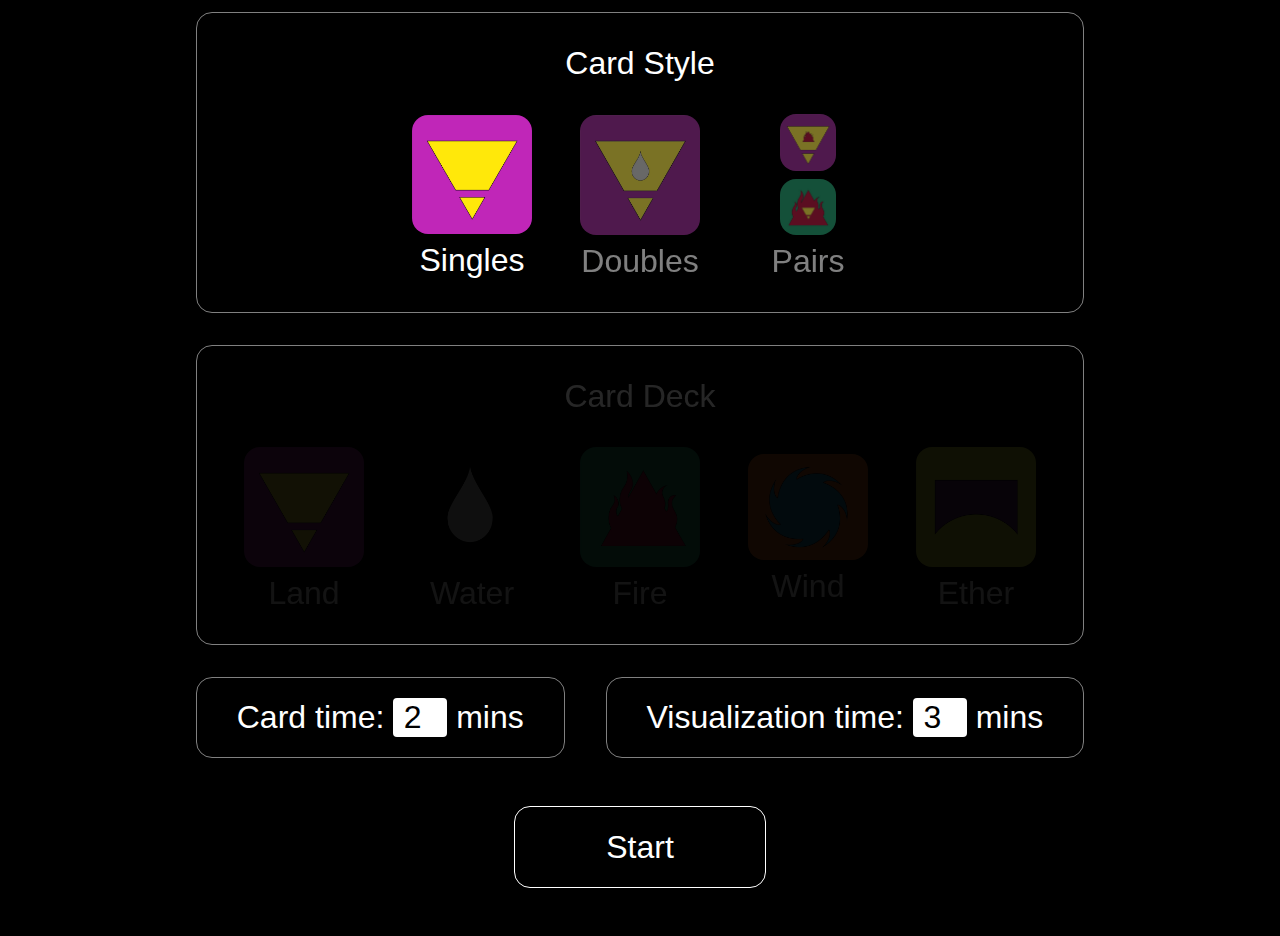
<file: index.html>
<!DOCTYPE html>
<html>
<head>
  <style>
    body {
      overflow: hidden;
      background-color: black;
      font-family: sans-serif;
      font-size: 2rem;
      color: white;
      margin: 0;
    }

    .wrap {
      width: 100vw;
      height: 100vh;
      /* padding: 3%; */
      text-align: center;
      position: relative;
      box-sizing: border-box;
    }

    .black {
      width: 100%;
      height: 100%;
      background-color: black;
      background-repeat: no-repeat;
      background-position: center;
      background-size: contain;
      display: flex;
      justify-content: center;
      align-items: center;
    }

    .controls {
      padding: 3rem;
    }

    .radio-buttons {
      display: flex;
      gap: 3rem;
      justify-content: center;
      align-items: center;
      color: white;
      margin-top: 2rem;
      margin-bottom: 2rem;
      cursor: pointer;
    }

    .radio-buttons * {
      flex: 1;
    }

    .hidden {
      opacity: 0.15;
      pointer-events: none;
    }

    .button {
      width: 250px;
      height: 5rem;
      line-height: 5rem;
      border: 1px solid white;
      border-radius: 1rem;
      margin: 0 auto;
      cursor: pointer;
    }

    .radio {
      max-width: 120px;
    }

    .radio:not(.selected) {
      filter: opacity(0.5) grayscale(0.3);
    }

    .radio img {
      width: 100%;
      border-radius: 1rem;
      pointer-events: none;
    }

    .radio.small-img img {
      width: 47%;
    }

    .card-time {
      margin-bottom: 1rem;
    }

    .card-time div {
      padding: 20px 40px;
      display: inline-block;
    }

    .card-time div + div {
      margin-left: 2rem;
    }

    .card-time input {
      width: 50px;
      font-size: inherit;
      border-radius: 4px;
      border: none;
      text-align: center;
    }

    .group {
      border: 1px solid rgba(255,255,255,0.5);
      border-radius: 1rem;
      margin-bottom: 2rem;
      padding-top: 2rem;
    }

  </style>
</head>
<body>
  <div class="wrap">
    <div class="black">
      <div class="controls">
        <div class="group">
          <div>Card Style</div>
          <div class="radio-buttons count">
            <div class="radio selected" data-id="s">
              <img src="imgs/land.jpg" />
              <div class="label">Singles</div>
            </div>
            <div class="radio" data-id="d">
              <img src="imgs/land-water.jpeg" />
              <div class="label">Doubles</div>
            </div>
            <div class="radio small-img" data-id="p">
              <img src="imgs/land-fire.jpeg" />
              <img src="imgs/fire-land.jpeg" />
              <div class="label">Pairs</div>
            </div>
          </div>
        </div>

        <div class="group">
          <div class="hidden" id="select-deck">
            <div>Card Deck</div>
            <div class="radio-buttons deck">
              <div class="radio" data-id="land">
                <img src="imgs/land.jpg" />
                <div class="label">Land</div>                
              </div>
              <div class="radio" data-id="water">
                <img src="imgs/water.jpg" />
                <div class="label">Water</div>
              </div>
              <div class="radio" data-id="fire">
                <img src="imgs/fire.jpg" />
                <div class="label">Fire</div>
              </div>
              <div class="radio" data-id="wind">
                <img src="imgs/wind.jpg" />
                <div class="label">Wind</div>
              </div>
              <div class="radio" data-id="ether">
                <img src="imgs/ether.jpg" />
                <div class="label">Ether</div>
              </div>
            </div>
          </div>
        </div>

        <div class="card-time">
          <div class="group">Card time: <input type="number" id="cardTime" min="1" max="60" /> mins</div>
          <div class="group">Visualization time: <input type="number" id="vizTime" min="1" max="60" /> mins</div>
        </div>
        <div class="button" onclick="start()">Start</div>
      </div>
    </div>
  </div>

  <script>
    let cardTime = 120000;
    let blackTime = 180000;
    const bellTime = 2000;

    let audio = null;

    var segments = [];
    const singles = [ 'imgs/land.jpg', 'imgs/water.jpg', 'imgs/fire.jpg', 'imgs/wind.jpg', 'imgs/ether.jpg' ];
    const decks = {
      land: { i: 'imgs/land.jpg', c: [ 'imgs/land.jpg', 'imgs/land-water.jpeg', 'imgs/land-fire.jpeg', 'imgs/land-wind.jpeg', 'imgs/land-ether.jpeg' ] },
      water: { i: 'imgs/water.jpg', c: [ 'imgs/water.jpg', 'imgs/water-land.jpeg', 'imgs/water-fire.jpeg', 'imgs/water-wind.jpeg', 'imgs/water-ether.jpeg' ] },
      fire: { i: 'imgs/fire.jpg', c: [ 'imgs/fire.jpg', 'imgs/fire-land.jpeg', 'imgs/fire-water.jpeg', 'imgs/fire-wind.jpeg', 'imgs/fire-ether.jpeg' ] },
      wind: { i: 'imgs/wind.jpg', c: [ 'imgs/wind.jpg', 'imgs/wind-land.jpeg', 'imgs/wind-water.jpeg', 'imgs/wind-fire.jpeg', 'imgs/wind-ether.jpeg' ] },
      ether: { i: 'imgs/ether.jpg', c: [ 'imgs/ether.jpg', 'imgs/ether-land.jpeg', 'imgs/ether-water.jpeg', 'imgs/ether-fire.jpeg', 'imgs/ether-wind.jpeg' ] },
    };

    function start() {
      if (typeChosen !== 'p' || pairChosen.length === 2) {
        audio = new Audio();
        audio.autoplay = true;
        playSilent();

        cardTime = document.querySelector('#cardTime').value * 60000;
        blackTime = document.querySelector('#vizTime').value * 60000;

        const el = document.querySelector('.controls');
        document.querySelector('.black').removeChild(el);
        buildSegments();
        next();
      }
    }

    function buildSegments() {
      if (typeChosen !== 'p') {
        const images = typeChosen === 's' ? singles : decks[deckChosen].c;

        images.forEach(img => {
          segments.push({ i: img, t: cardTime });
          segments.push({ t: blackTime, b: true });
        });

        segments.push({ i: 'imgs/commun.jpg', t: cardTime });
        segments.push({ t: blackTime, b: true });
        segments.push({ done: true });
      } else {
        segments.push({ i: `imgs/${pairChosen[0]}-${pairChosen[1]}.jpeg`, t: cardTime });
        segments.push({ t: blackTime, b: true });
        segments.push({ i: `imgs/${pairChosen[1]}-${pairChosen[0]}.jpeg`, t: cardTime });
        segments.push({ t: blackTime, b: true });
      }
    }

    function next() {
      const el = document.querySelector('.black');
      const s = segments.shift();

      el.style.backgroundImage = s.i ? `url(${s.i})` : null;

      s.t && setTimeout(() => next(), s.t);
      s.b && setTimeout(() => playChime(), s.t - 1000);
      s.done && window.location.reload();
    }

    function playSilent() {
      audio.src = '[data-uri]';
    }

    function playChime() {
      audio.src = 'sounds/bell.mp3';

      setTimeout(() => playSilent(), bellTime);
    }

    function updateSelectedDeck() {
      deckButtons.forEach( btn => btn.classList.remove('selected') );

      if (typeChosen === 'd') {
        selectDeck.querySelector(`.radio[data-id=${deckChosen}]`).classList.add('selected');
      } else if (typeChosen === 'p') {
        if (pairChosen[0]) {
          selectDeck.querySelector(`.radio[data-id=${pairChosen[0]}]`).classList.add('selected');
          if (pairChosen[1]) {
            selectDeck.querySelector(`.radio[data-id=${pairChosen[1]}]`).classList.add('selected');
          }
        }
      }
    }

    function updateButtonState() {

    }

    const countButtons = document.querySelectorAll('.radio-buttons.count .radio')
    const deckButtons = document.querySelectorAll('.radio-buttons.deck .radio');
    const selectDeck = document.querySelector('#select-deck');

    let typeChosen = 's';
    let deckChosen = 'land';
    let pairChosen = [];

    for (const radioButton of countButtons) {
      radioButton.addEventListener('click', evt => {
        const newVal = evt.target.dataset.id;
        if (newVal !== typeChosen) {
          typeChosen = newVal;
          if (typeChosen === 's') {
            selectDeck.classList.add('hidden');
          } else {
            selectDeck.classList.remove('hidden');
            selectDeck.querySelector('div:first-child').innerText = typeChosen === 'd' ? 'Choose Deck' : 'Choose 2 Cards to Pair';
            updateSelectedDeck();
            updateButtonState();
          }

          countButtons.forEach( btn => btn.classList.remove('selected') );
          evt.target.classList.add('selected');
        }
      });
    }

    for (const radioButton of deckButtons) {
      radioButton.addEventListener('click', evt => {
        const newVal = evt.target.dataset.id;
        if (typeChosen === 'd') {
          if (newVal !== deckChosen) {
            deckChosen = newVal;
          }
        } else if (typeChosen === 'p') {
          const idx = pairChosen.indexOf(newVal);
          if (idx >= 0) {
            pairChosen.splice(idx,1);
          } else if (pairChosen.length < 2) {
            pairChosen.push(newVal);
          }
        }

        updateSelectedDeck();
      });
    }

    document.querySelector('#cardTime').value = cardTime / 60000;
    document.querySelector('#vizTime').value = blackTime / 60000;

  </script>
</body>
</html>
</file>
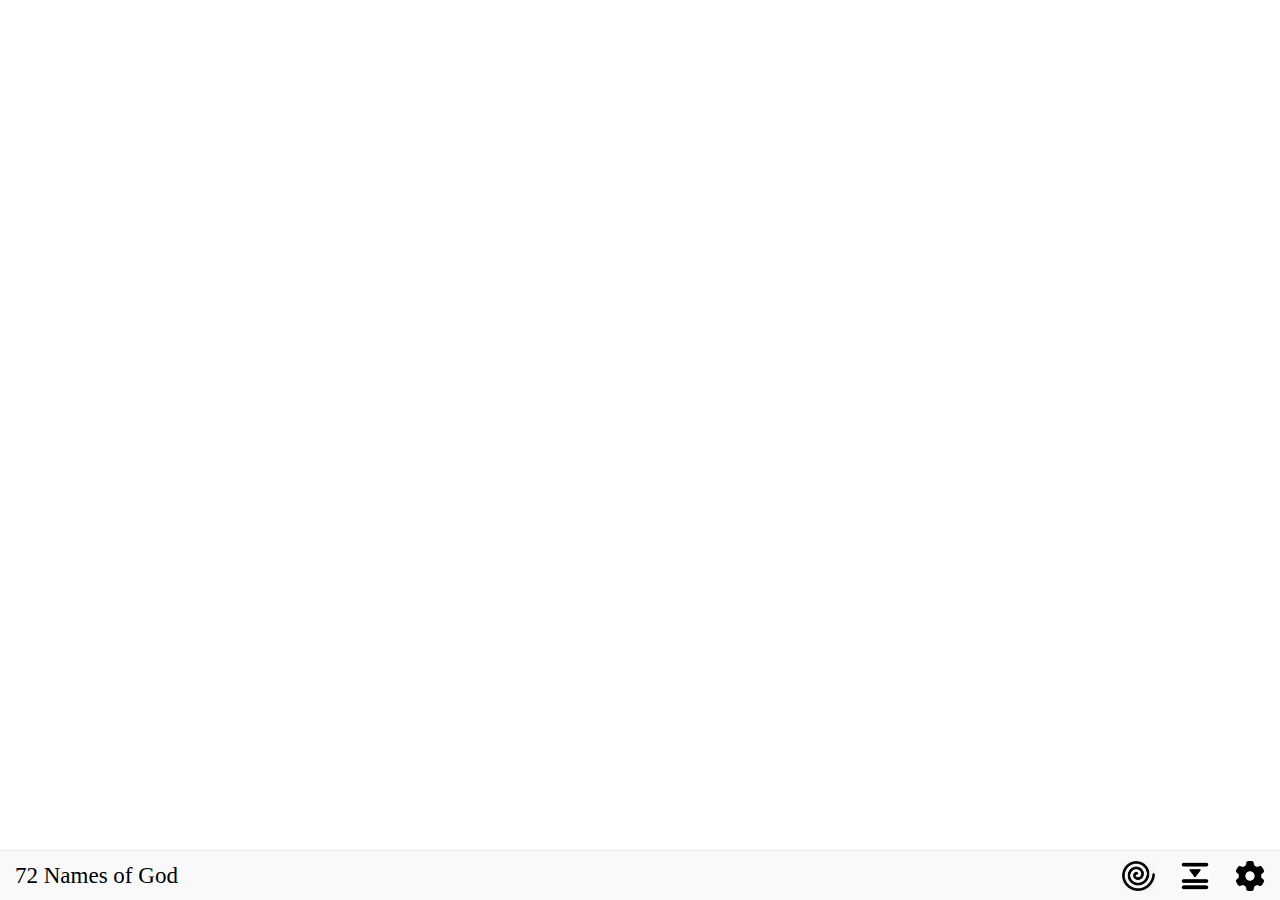
<file: seventy-two/index.html>
<!DOCTYPE html>
<html>
<head>
  <link rel="stylesheet" href="index.css">
  <meta name="viewport" content="viewport-fit=cover, width=device-width, initial-scale=1.0, minimum-scale=1.0, maximum-scale=1.0, user-scalable=no">
  <meta charset="utf-8">
</head>
<body>
  <div class="page names">
    <div class="names-table"></div>
  </div>

  <div class="page info hidden">
    <div class="column names">
      <div class="name-meta">
        <div class="name-number"></div>
        <div class="english-name" data-bind="nameEn"></div>
        <div class="name-number" data-bind="id"></div>
      </div>
      <div class="hebrew-name" data-bind="nameHb"></div>
      <div class="name-footnote" data-bind="descriptionEn"></div>
    </div><div class="column description">
      <div class="english-description" data-bind=":meditationEn"></div>
    </div>
  </div>

  <div class="page meditate-time hidden">
    <div>How long do you want to meditate?</div>
    <div><input type="number" value="30" id="meditate-time" /> seconds each</div>
    <div><input type="checkbox" id="meditate-mode" />flashing mode</div>
    <div class="button-bar hidden" id="meditate-frequency">
      <img src="imgs/rabbit.png" />
      <div class="buttons">
        <div class="option" data-value=".33">5</div>
        <div class="option" data-value=".67">4</div>
        <div class="option selected" data-value="1">3</div>
        <div class="option" data-value="2">2</div>
        <div class="option" data-value="3">1</div>
      </div>      
      <img src="imgs/turtle.png" />
    </div>
    <button id="meditate-now">Meditate</button>
  </div>

  <div class="page meditate hidden">
    <div class="meditate-wrap" id="meditate-wrap">
      <div class="hebrew-name" data-bind="nameHb"></div>
    </div>
  </div>

  <div class="page settings hidden">
    <div>Choose a font for display</div>
    <div class="font-wrap">
      <div class="font-button">
        <div class="hebrew-name ash" data-id="ash">ל</div>
        <div>Ashkenaz</div>
      </div>
      <div class="font-button">
        <div class="hebrew-name sef" data-id="sef">ל</div>
        <div>Serafad</div>
      </div>
      <div class="font-button">
        <div class="hebrew-name pal" data-id="pal">א</div>
        <div>Paleo</div>
      </div>
      <div class="font-button">
        <div class="hebrew-name pro" data-id="pro">א</div>
        <div>Proto</div>
      </div>
    </div>
  </div>

  <div class="page study-time hidden">
    <div>
      <div>Which rows do you want to study?</div>
      <div>Starting row: <input type="number" value="1" min="1" max="9" id="study-start" /></div>
      <div>Ending row: <input type="number" value="9" min="1" max="9" id="study-end" /></div>
      <div>How long do you want to see each name?</div>
      <div><input type="number" value="2" id="study-time" /> seconds</div>
      <div>How many times would you like to repeat?</div>
      <div><input type="number" value="2" min="1" max="9" id="study-repeat" /> times</div>
      <button id="study-now">Study</button>
    </div>
  </div>

  <div class="page abk hidden">
    <div class="title-row">
      <div data-bind="dayEn"></div>
      <div class="hebrew-name std" data-bind="dayHb"></div>
    </div>
    <div class="title-row">
      <div></div>
      <div class="hebrew-name ash" data-bind="extraHb"></div>
    </div>
    <div class="image-row">
      <img data-bind="verseImg2" />
      <img data-bind="verseImg" />
    </div>
    <div class="meaning" data-bind="meaningEn"></div>
  </div>

  <div class="footer names">
    <div>72 Names of God</div>
    <img src="imgs/abk/abk_icon.jpg" id="abk" />
    <img src="imgs/rows.jpg" id="study" />
    <img src="imgs/gear-solid.svg" id="settings" />
  </div>
      
  <div class="footer info hidden">
    <img src="imgs/previous.svg" id="previous" />
    <img src="imgs/grid.svg" id="home" />
    <img src="imgs/spa.svg" id="meditate" />
    <img src="imgs/next.svg" id="next" />
  </div>

  <div class="footer back hidden">
    <img src="imgs/back.svg" id="back" />
  </div>

  <script src="data.js"></script>
  <script src="abk.js"></script>
  <script src="index.js"></script>
</body>
</html>
</file>
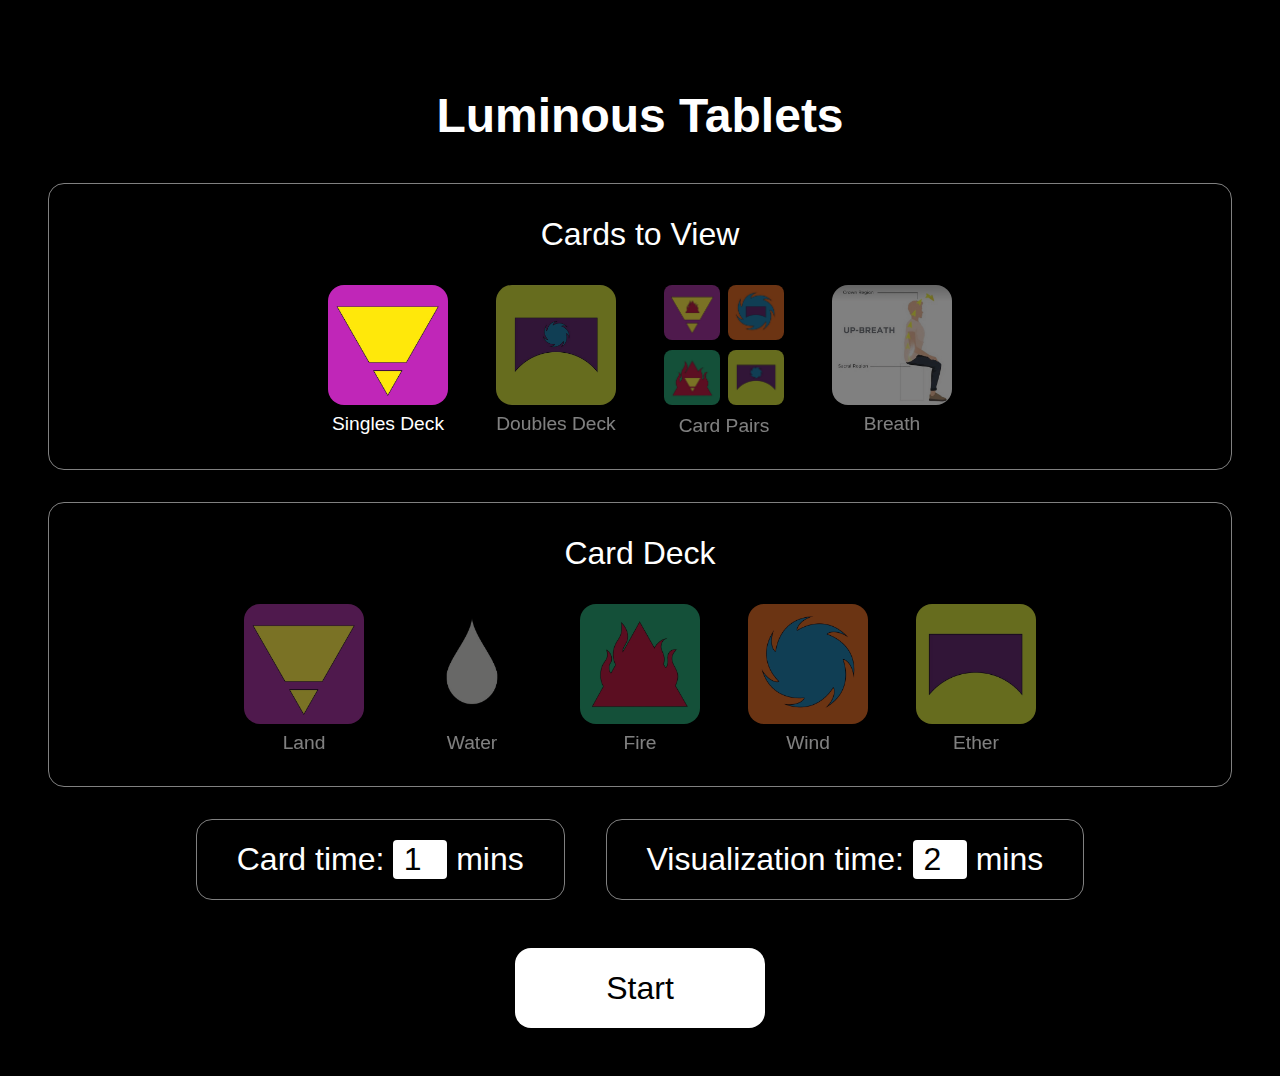
<file: demo.html>
<!DOCTYPE html>
<html>
<head>
  <link rel="stylesheet" href="cards.css">
  <meta name="viewport" content="viewport-fit=cover, width=device-width, initial-scale=1.0, minimum-scale=1.0, maximum-scale=1.0, user-scalable=no">
</head>
<body>
  <div class="wrap">
    <div class="controls">
      <div class="app-title">Luminous Tablets</div>
      <div class="group">
        <div>Cards to View</div>
        <div class="radio-buttons program">
          <div class="radio selected" data-id="s">
            <img src="imgs/square/land-S.jpg" />
            <div class="label">Singles Deck</div>
          </div>
          <div class="radio" data-id="d">
            <img src="imgs/square/ether-wind.jpeg" />
            <div class="label">Doubles Deck</div>
          </div>
          <div class="radio small-img" data-id="p">
            <img src="imgs/square/land-fire.jpeg" />
            <img src="imgs/square/wind-ether.jpeg" />
            <img src="imgs/square/fire-land.jpeg" />
            <img src="imgs/square/ether-wind.jpeg" />
            <div class="label">Card Pairs</div>
          </div>        
          <div class="radio" data-id="b">
            <img src="imgs/breath/breath-tile.jpeg" />
            <div class="label">Breath</div>
          </div>          
        </div>
      </div>

      <div class="group deck">
        <div id="selectDeck">
          <div>Card Deck</div>
          <div class="radio-buttons deck">
            <div class="radio" data-id="land">
              <img src="imgs/square/land-S.jpg" />
              <div class="label">Land</div>                
            </div>
            <div class="radio" data-id="water">
              <img src="imgs/square/water-S.jpg" />
              <div class="label">Water</div>
            </div>
            <div class="radio" data-id="fire">
              <img src="imgs/square/fire-S.jpg" />
              <div class="label">Fire</div>
            </div>
            <div class="radio" data-id="wind">
              <img src="imgs/square/wind-S.jpg" />
              <div class="label">Wind</div>
            </div>
            <div class="radio" data-id="ether">
              <img src="imgs/square/ether-S.jpg" />
              <div class="label">Ether</div>
            </div>
          </div>
        </div>
      </div>

      <div class="card-time sequence">
        <div class="group">Card time: <input type="number" id="cardTime" min="1" max="60" /> mins</div>
        <div class="group">Visualization time: <input type="number" id="vizTime" min="1" max="60" /> mins</div>
      </div>

      <div class="card-time breath hidden">
        <div class="group">Breath time: <input type="number" id="breathTime" min="1" max="60" /> seconds</div>
        <div class="group">Breathing for: <input type="number" id="sessionTime" min="1" max="60" /> mins</div>
        <div class="group"><input type="checkbox" id="squareBreathing" />Box breathing</div>
      </div>

      <div class="trial"></div>
      <div class="button inverted" onclick="start()">Start</div>
    </div>
    <div class="viewer">
      <img src="imgs/play.svg" class="hidden" id="playButton" />
    </div>
  </div>

  <script src="lumtab.js"></script>
</body> 
</html>
</file>
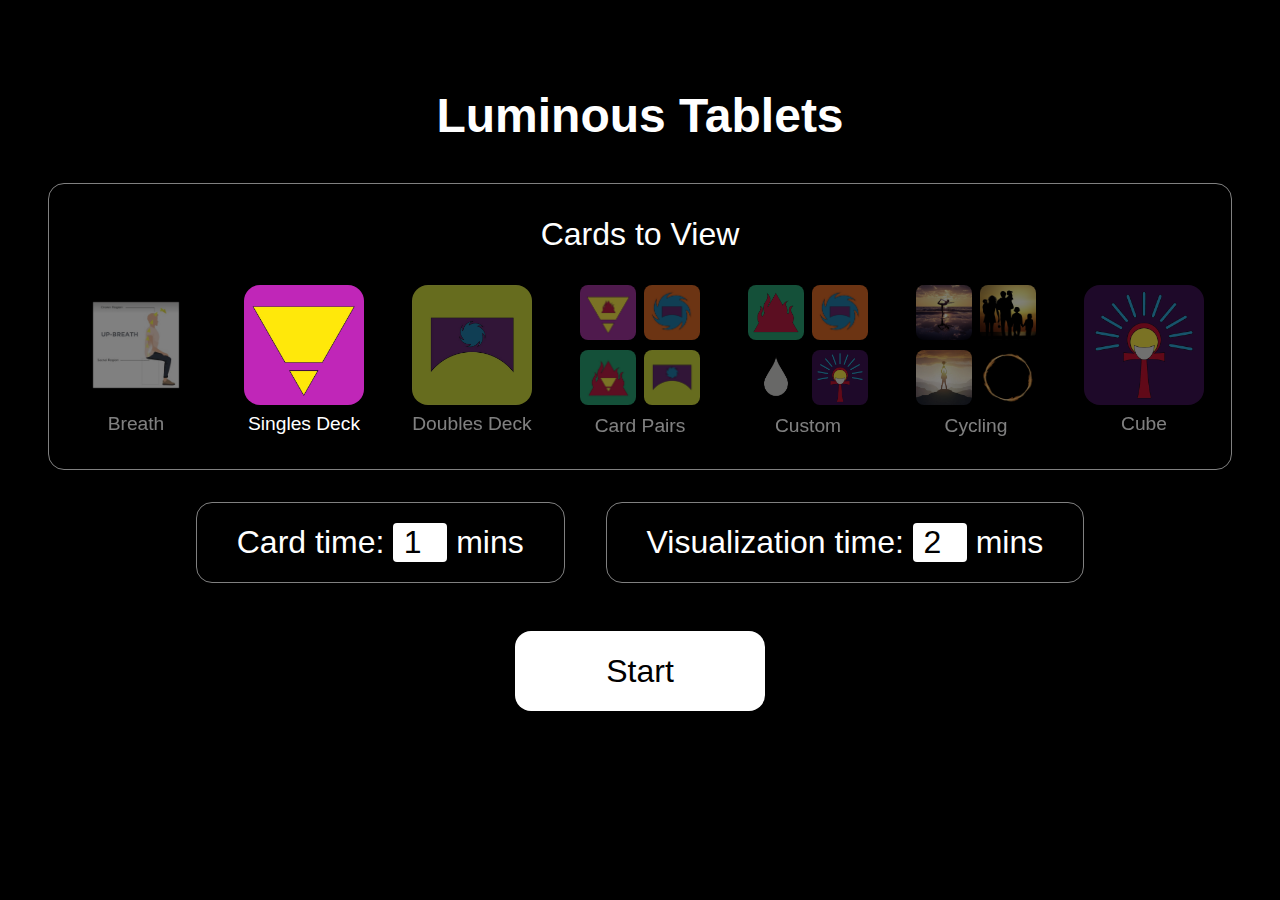
<file: lumtab.html>
<!DOCTYPE html>
<html>
<head>
  <link rel="stylesheet" href="cards.css">
  <meta name="viewport" content="viewport-fit=cover, width=device-width, initial-scale=1.0, minimum-scale=1.0, maximum-scale=1.0, user-scalable=no">
</head>
<body>
  <div class="wrap">
    <div class="controls">
      <div class="app-title">Luminous Tablets</div>
      <div class="group">
        <div>Cards to View</div>
        <div class="radio-buttons program">
          <div class="radio" data-id="b">
            <img src="imgs/breath/breath-up.jpeg" />
            <div class="label">Breath</div>
          </div>   
          <div class="radio selected" data-id="s">
            <img src="imgs/square/land-S.jpg" />
            <div class="label">Singles Deck</div>
          </div>
          <div class="radio" data-id="d">
            <img src="imgs/square/ether-wind.jpeg" />
            <div class="label">Doubles Deck</div>
          </div>
          <div class="radio small-img" data-id="p">
            <img src="imgs/square/land-fire.jpeg" />
            <img src="imgs/square/wind-ether.jpeg" />
            <img src="imgs/square/fire-land.jpeg" />
            <img src="imgs/square/ether-wind.jpeg" />
            <div class="label">Card Pairs</div>
          </div>
          <div class="radio small-img" data-id="c">
            <img src="imgs/square/fire-S.jpg" />
            <img src="imgs/square/wind-ether.jpeg" />
            <img src="imgs/square/water-S.jpg" />
            <img src="imgs/square/commun-S3.jpg" />
            <div class="label">Custom</div>
          </div>
          <div class="radio small-img" data-id="f">
            <img src="imgs/desire/health.jpg" />
            <img src="imgs/desire/relationship.jpg" />
            <img src="imgs/desire/success.jpg" />
            <img src="imgs/desire/fire-ring.png" />
            <div class="label">Cycling</div>
          </div>
          <div class="radio" data-id="v">
            <img src="imgs/square/commun-S3.jpg" />
            <div class="label">Cube</div>
          </div>       
        </div>
      </div>

      <div class="group deck hidden">
        <div id="selectDeck">
          <div>Card Deck</div>
          <div class="radio-buttons deck">
            <div class="radio" data-id="land">
              <img src="imgs/square/land-S.jpg" />
              <div class="label">Land</div>                
            </div>
            <div class="radio" data-id="water">
              <img src="imgs/square/water-S.jpg" />
              <div class="label">Water</div>
            </div>
            <div class="radio" data-id="fire">
              <img src="imgs/square/fire-S.jpg" />
              <div class="label">Fire</div>
            </div>
            <div class="radio" data-id="wind">
              <img src="imgs/square/wind-S.jpg" />
              <div class="label">Wind</div>
            </div>
            <div class="radio" data-id="ether">
              <img src="imgs/square/ether-S.jpg" />
              <div class="label">Ether</div>
            </div>
          </div>
        </div>
      </div>

      <div class="group custom hidden">
        <div>Choose Cards to Build Sequence</div>
        <div class="card-list"></div>
        <hr/>
        <div class="card-list-title">
          Your Sequence
          <div class="add-custom" onclick="addCustomCard()">Add Card Slot</div>
        </div>
        <div class="chosen-cards"></div>
        <hr />
        <div class="card-list-title">Background color</div>
        <div class="bgkdChoices">
          <input type="radio" id="blackBkgd" name="background" value="black" checked>
          <label for="blackBkgd">Black</label>
    
          <input type="radio" id="grayBkgd" name="background" value="gray">
          <label for="grayBkgd">White</label>
        </div>
      </div>

      <div class="group desire hidden">
        <div>Choose a Desire</div>
        <div class="radio-buttons desire">
          <div class="radio selected" data-id="health">
            <img src="imgs/desire/health.jpg" />
            <div class="label">Health</div>                
          </div>
          <div class="radio" data-id="relationship">
            <img src="imgs/desire/relationship.jpg" />
            <div class="label">Relationships</div>
          </div>
          <div class="radio" data-id="success">
            <img src="imgs/desire/success.jpg" />
            <div class="label">Success</div>
          </div>
        </div>
      </div>

      <div class="card-time sequence">
        <div class="group">Card time: <input type="number" id="cardTime" min="1" max="60" /> mins</div>
        <div class="group">Visualization time: <input type="number" id="vizTime" min="1" max="60" /> mins</div>
      </div>

      <div class="card-time breath hidden">
        <div class="group">Breath time: <input type="number" id="breathTime" min="1" max="60" /> seconds</div>
        <div class="group">Breathing for: <input type="number" id="sessionTime" min="1" max="60" /> mins</div>
        <div class="group"><input type="checkbox" id="squareBreathing" />Box breathing</div>
      </div>

      <div class="card-time desire hidden">
        <div class="group">Speed:
          <select id="flashSpeed" value="300"><option value="300">1</option><option value="200">2</option><option value="150">3</option><option value="100">4</option></select></div>
          <!-- <input type="number" id="flashSpeed" min="1" max="3" /> mins</div> -->
        <div class="group">Visualization time: <input type="number" id="flashTime" value="1" min="1" max="60" /> mins</div>
      </div>      

      <div class="button inverted" onclick="start()">Start</div>
    </div>

    <div class="viewer">
      <img src="imgs/play.svg" class="hidden" id="playButton" />
      <img src="imgs/desire/fire-ring.png" class="hidden" id="fireRing" />

      <div class="cube-container hidden">
        <div class="cube">
          <div class="cube-side">
            <div class="cube-icons">
              <div></div>
              <img src="imgs/cube/icons/menorrah.png" />
              <div></div>
              <img src="imgs/cube/icons/yahdev.png" />
              <div></div>
              <img src="imgs/cube/icons/bridge.png" />
              <img src="imgs/cube/icons/clock.png" />
              <div></div>
              <img src="imgs/cube/icons/record.png" />
              <div></div>
            </div>
          </div>
          <div class="cube-side">
            <div class="cube-icons">
              <img src="imgs/cube/icons/wind.png" />
              <div></div>
              <img src="imgs/cube/icons/scepter.png" />
              <img src="imgs/cube/icons/wheel.png" />
              <div></div>
              <img src="imgs/cube/icons/palm.png" />
              <img src="imgs/cube/icons/wheat.png" />
              <div></div>
              <img src="imgs/cube/icons/sandal.png" />
              <div></div>
            </div>
          </div>
          <div class="cube-side">
            <div class="cube-icons">
              <img src="imgs/cube/icons/bulb.png" />
              <div></div>
              <img src="imgs/cube/icons/scale.png" />
              <img src="imgs/cube/icons/wand.png" />
              <div></div>
              <img src="imgs/cube/icons/scroll.png" />
              <img src="imgs/cube/icons/cycle.png" />
              <div></div>
              <img src="imgs/cube/icons/fire.png" />
              <div></div>
            </div>
          </div>
          <div class="cube-side">
            <div class="cube-icons">
              <img src="imgs/cube/icons/bolt.png" />
              <div></div>
              <img src="imgs/cube/icons/hexagon.png" />
              <img src="imgs/cube/icons/atom.png" />
              <div></div>
              <img src="imgs/cube/icons/torah.png" />
              <div></div>
              <img src="imgs/cube/icons/hearts.png" />
              <div></div>
            </div>
          </div>
          <div class="cube-side">
            <div class="cube-icons bottom">
              <div>קרבי</div>
              <img src="imgs/cube/icons/key2.png" />
            </div>
          </div>
          <div class="cube-side">
            <div class="cube-icons top">
              <div>יהושוע</div>
              <img src="imgs/cube/icons/key1.png" />
            </div>
          </div>
        </div>
      </div>
      <div class="cube-controls hidden">
        <div class="toggle-button" id="pauseAnimationToggle">pause</div>
        <div class="toggle-button" id="iconLayerToggle">icons</div>
        <div class="toggle-button" id="openViewToggle">open</div>
      </div>
    </div>
  </div>

  <script src="desire.js"></script>
  <script src="lumtab.js"></script>
</body> 
</html>
</file>
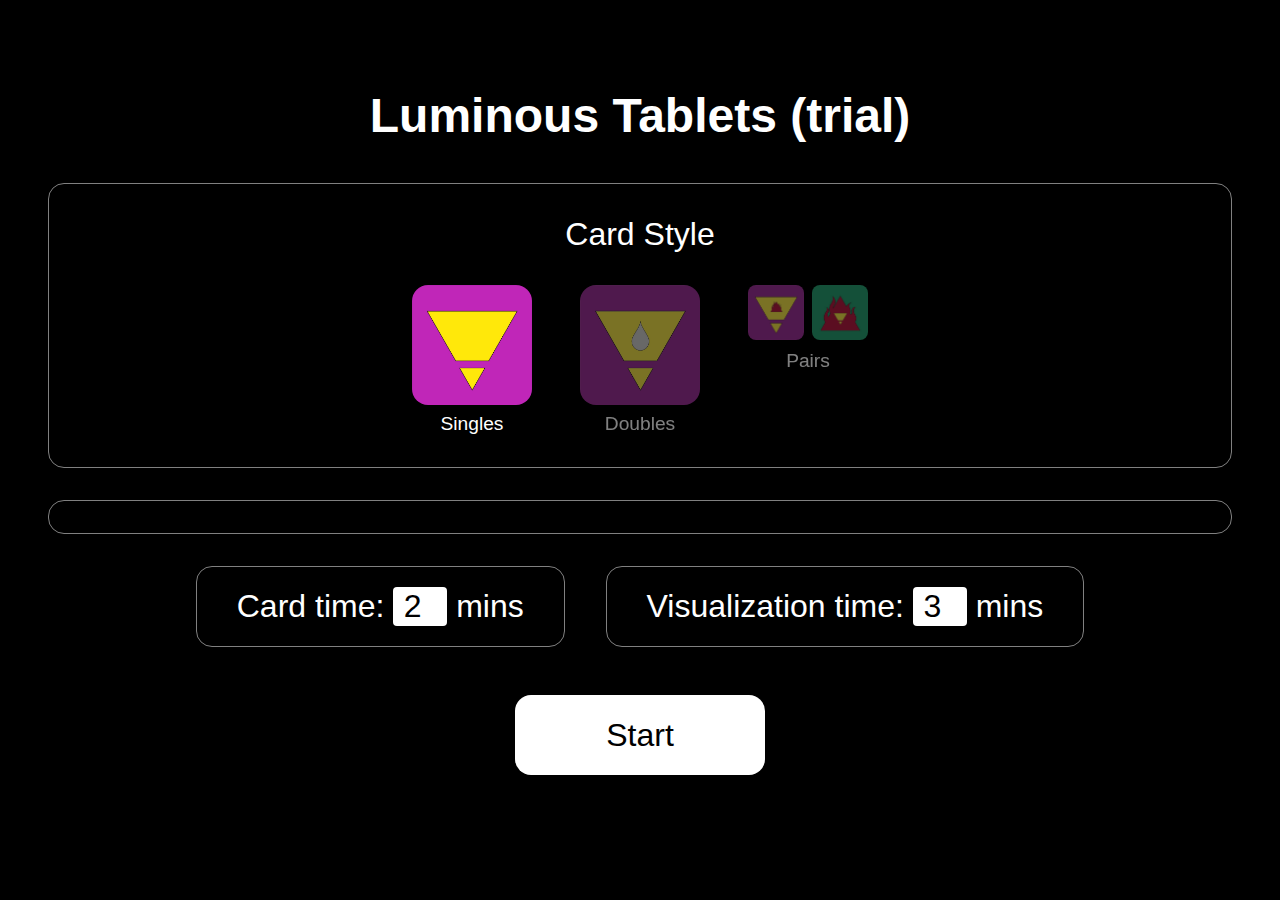
<file: trial.html>
<!DOCTYPE html>
<html>
<head>
  <link rel="stylesheet" href="cards.css">
</head>
<body>
  <div class="wrap">
    <div class="controls">
      <h2>Luminous Tablets (trial)</h2>
      <div class="group">
        <div>Card Style</div>
        <div class="radio-buttons count">
          <div class="radio selected" data-id="s">
            <img src="imgs/land.jpg" />
            <div class="label">Singles</div>
          </div>
          <div class="radio" data-id="d">
            <img src="imgs/land-water.jpeg" />
            <div class="label">Doubles</div>
          </div>
          <div class="radio small-img" data-id="p">
            <img src="imgs/land-fire.jpeg" />
            <img src="imgs/fire-land.jpeg" />
            <div class="label">Pairs</div>
          </div>
        </div>
      </div>

      <div class="group">
        <div class="hidden" id="select-deck">
          <div>Card Deck</div>
          <div class="radio-buttons deck">
            <div class="radio" data-id="land">
              <img src="imgs/land.jpg" />
              <div class="label">Land</div>                
            </div>
            <div class="radio" data-id="water">
              <img src="imgs/water.jpg" />
              <div class="label">Water</div>
            </div>
            <div class="radio" data-id="fire">
              <img src="imgs/fire.jpg" />
              <div class="label">Fire</div>
            </div>
            <div class="radio" data-id="wind">
              <img src="imgs/wind.jpg" />
              <div class="label">Wind</div>
            </div>
            <div class="radio" data-id="ether">
              <img src="imgs/ether.jpg" />
              <div class="label">Ether</div>
            </div>
          </div>
        </div>
      </div>

      <div class="card-time">
        <div class="group">Card time: <input type="number" id="cardTime" min="1" max="60" /> mins</div>
        <div class="group">Visualization time: <input type="number" id="vizTime" min="1" max="60" /> mins</div>
      </div>

      <div class="trial"></div>
      <div class="button inverted" onclick="start()">Start</div>
    </div>
    <div class="black"></div>
  </div>

  <script>
    let cardTime = 120000;
    let blackTime = 180000;
    const bellTime = 2000;

    let audio = null;

    var segments = [];
    const singles = [ 'imgs/land.jpg', 'imgs/water.jpg', 'imgs/fire.jpg', 'imgs/wind.jpg', 'imgs/ether.jpg' ];
    const decks = {
      land: { i: 'imgs/land.jpg', c: [ 'imgs/land.jpg', 'imgs/land-water.jpeg', 'imgs/land-fire.jpeg', 'imgs/land-wind.jpeg', 'imgs/land-ether.jpeg' ] },
      water: { i: 'imgs/water.jpg', c: [ 'imgs/water.jpg', 'imgs/water-land.jpeg', 'imgs/water-fire.jpeg', 'imgs/water-wind.jpeg', 'imgs/water-ether.jpeg' ] },
      fire: { i: 'imgs/fire.jpg', c: [ 'imgs/fire.jpg', 'imgs/fire-land.jpeg', 'imgs/fire-water.jpeg', 'imgs/fire-wind.jpeg', 'imgs/fire-ether.jpeg' ] },
      wind: { i: 'imgs/wind.jpg', c: [ 'imgs/wind.jpg', 'imgs/wind-land.jpeg', 'imgs/wind-water.jpeg', 'imgs/wind-fire.jpeg', 'imgs/wind-ether.jpeg' ] },
      ether: { i: 'imgs/ether.jpg', c: [ 'imgs/ether.jpg', 'imgs/ether-land.jpeg', 'imgs/ether-water.jpeg', 'imgs/ether-fire.jpeg', 'imgs/ether-wind.jpeg' ] },
    };

    function start() {
      if (typeChosen !== 'p' || pairChosen.length === 2) {
        if (!localStorage.ts) {
          localStorage.ts = Date.now() + 3600000;
        }

        if (Date.now() < Number(localStorage.ts)) {
          audio = new Audio();
          audio.autoplay = true;
          playSilent();

          cardTime = document.querySelector('#cardTime').value * 60000;
          blackTime = document.querySelector('#vizTime').value * 60000;

          buildSegments();
          prepare();
          next();
        } else {
          window.alert('Your trial time period has expired.');
        }
      }
    }

    function prepare() {
      document.querySelector('.black').classList.add('show');
      document.querySelector('body').classList.add('no-scroll');
    }

    function done() {
      document.querySelector('.black').classList.remove('show');
      document.querySelector('body').classList.remove('no-scroll');
    }

    function buildSegments() {
      if (typeChosen !== 'p') {
        const images = typeChosen === 's' ? singles : decks[deckChosen].c;

        images.forEach(img => {
          segments.push({ i: img, t: cardTime });
          segments.push({ t: blackTime, b: true });
        });

        segments.push({ i: 'imgs/commun.jpg', t: cardTime });
        segments.push({ t: blackTime, b: true });
      } else {
        segments.push({ i: `imgs/${pairChosen[0]}-${pairChosen[1]}.jpeg`, t: cardTime });
        segments.push({ t: blackTime, b: true });
        segments.push({ i: `imgs/${pairChosen[1]}-${pairChosen[0]}.jpeg`, t: cardTime });
        segments.push({ t: blackTime, b: true });
      }

      segments.push({ done: true });
    }

    function next() {
      const el = document.querySelector('.black');
      const s = segments.shift();

      el.style.backgroundImage = s.i ? `url(${s.i})` : null;

      s.t && setTimeout(() => next(), s.t);
      s.b && setTimeout(() => playChime(), s.t - 1000);
      s.done && done();
    }

    function playSilent() {
      audio.src = '[data-uri]';
    }

    function playChime() {
      audio.src = 'sounds/bell.mp3';

      setTimeout(() => playSilent(), bellTime);
    }

    function updateSelectedDeck() {
      deckButtons.forEach( btn => btn.classList.remove('selected') );

      if (typeChosen === 'd') {
        selectDeck.querySelector(`.radio[data-id=${deckChosen}]`).classList.add('selected');
      } else if (typeChosen === 'p') {
        if (pairChosen[0]) {
          selectDeck.querySelector(`.radio[data-id=${pairChosen[0]}]`).classList.add('selected');
          if (pairChosen[1]) {
            selectDeck.querySelector(`.radio[data-id=${pairChosen[1]}]`).classList.add('selected');
          }
        }
      }
    }

    function updateClock() {
      if (localStorage.ts) {
        const t = (Number(localStorage.ts) - Date.now()) / 3600000;
        const h = Math.floor(t);
        const m = Math.floor((t - h) * 60);
        if (h >= 0 && m >= 0) {
          document.querySelector('.trial').innerText = h ? `Time remaining: ${h}hr ${m}mins` : `Time remaining: ${m}mins`;
        } else {
          const el = document.querySelector('.trial');
          el.classList.add('expired');
          el.innerText = `Trial has expired`;
          document.querySelector('.button').parentNode.removeChild(document.querySelector('.button'));
        }
      }      
    }

    const countButtons = document.querySelectorAll('.radio-buttons.count .radio')
    const deckButtons = document.querySelectorAll('.radio-buttons.deck .radio');
    const selectDeck = document.querySelector('#select-deck');

    let typeChosen = 's';
    let deckChosen = 'land';
    let pairChosen = [];

    for (const radioButton of countButtons) {
      radioButton.addEventListener('click', evt => {
        const newVal = evt.target.dataset.id;
        if (newVal !== typeChosen) {
          typeChosen = newVal;
          if (typeChosen === 's') {
            selectDeck.classList.add('hidden');
          } else {
            selectDeck.classList.remove('hidden');
            selectDeck.querySelector('div:first-child').innerText = typeChosen === 'd' ? 'Choose Deck' : 'Choose 2 Cards to Pair';
            updateSelectedDeck();
          }

          countButtons.forEach( btn => btn.classList.remove('selected') );
          evt.target.classList.add('selected');
        }
      });
    }

    for (const radioButton of deckButtons) {
      radioButton.addEventListener('click', evt => {
        const newVal = evt.target.dataset.id;
        if (typeChosen === 'd') {
          if (newVal !== deckChosen) {
            deckChosen = newVal;
          }
        } else if (typeChosen === 'p') {
          const idx = pairChosen.indexOf(newVal);
          if (idx >= 0) {
            pairChosen.splice(idx,1);
          } else if (pairChosen.length < 2) {
            pairChosen.push(newVal);
          }
        }

        updateSelectedDeck();
      });
    }

    document.querySelector('#cardTime').value = cardTime / 60000;
    document.querySelector('#vizTime').value = blackTime / 60000;

    updateClock();
    const clock = setInterval(() => updateClock(), 30000);

  </script>
</body> 
</html>
</file>
<file: seventy-two/index.css>
@font-face {
  font-family: 'StamAshkenaz';
  src: url(./fonts/Stam-Ashkenaz-CLM-Medium.ttf);
}

@font-face {
  font-family: 'StamSefarad';
  src: url(./fonts/Stam-Sefarad-CLM-Medium.ttf);
}

@font-face {
  font-family: 'Paleo';
  src: url(./fonts/PaleoHebrewMod.ttf);
}

@font-face {
  font-family: 'Proto';
  src: url(./fonts/AncientHebrewMod.ttf);
}


body {
  overflow: hidden;
}

.page {
  position: absolute;
  top: 0;
  left: 0;
  right: -1px;
  bottom: 50px;
  overflow: scroll;
  background-color: white;
  transition: transform 0.9s;
  transform: translateX(-1px);
  border-left: 1px solid #ccc;
}

.page.hidden {
  transform: translateX(300vh);
}

.page.names {
  z-index: 1;
}

.names-table {
  display: grid;
  grid-template-columns: 1fr 1fr 1fr 1fr 1fr 1fr 1fr 1fr;
  gap: 0;
}

@media (orientation: portrait) {
  .names-table {
    grid-template-columns: 1fr 1fr 1fr 1fr;
  }
}

.hebrew-name.std {
  font-family: initial;
}
.hebrew-name.ash {
  font-family: StamAshkenaz;
}
.hebrew-name.sef {
  font-family: StamSefarad;
}
.hebrew-name.pal {
  font-family: Paleo;
}
.hebrew-name.pro {
  font-family: Proto;
}
.hebrew-name.small {
  font-family: initial;
}

.page.names .hebrew-name {
  font-size: 19px;
}

@media (min-width: 945px) and (min-height: 512px) {
  .page.names .hebrew-name {
    font-size: 2rem;
  }
}

.name-cell {
  border: 1px solid #ddd;
  height: 30px;
  text-align: center;
  line-height: 30px;
  cursor: pointer;
  position: relative;
}

.name-cell .name-number {
  display: none;
}

@media (min-width: 945px) and (min-height: 512px) {
  .name-cell .name-number {
    display: block;
    position: absolute;
    top: 0px;
    left: 1rem;
    font-size: 1.1rem;
  }
}

.page.info {
  z-index: 10;
  display: flex;
}

@media (orientation: portrait) {
  .page.info {
    flex-wrap: wrap;
  }
}

.column {
  width: 50vh;
  height: 100vw;
  box-sizing: border-box;
}

.column + .column {
  border-left: 1px solid black;
  border-top: none;
}

@media (orientation: portrait) {
  .column + .column {
    border-left: none;
    border-top: 1px solid black;
  }
}

.page.info .column.names {
  flex: 1 1 50%;
  display: flex;
  justify-content: center;
  align-items: center;
  flex-direction: column;
  gap: 10px;
}

.page.info .column.names .name-meta {
  display: flex;
  justify-content: space-between;
  width: calc(100% - 40px);
  font-size: 1.5rem;
}

.page.info .column.names .english-name,
.page.info .column.names .name-number,
.page.info .column.names .name-footnote {
  font-size: 1.5rem;
}

.page.info .column.names .name-number {
  min-width: 30px;
}

.page.info .column.names .hebrew-name {
  font-size: min(8rem, 40vh);
}

.page.info .column.names .hebrew-name.pro {
  font-size: min(5rem, 40vh);
}

.page.info .column.description {
  padding: 20px;
  text-align: center;
  display: flex;
  justify-content: center;
  align-items: center;
  font-size: 1.35rem;
  line-height: 2rem;
}

.page.info .column.description .english-description.long {
  line-height: 1.6rem;
  font-size: 1.2rem;
}

@media (min-width: 945px) and (min-height: 512px) {
  .page.info .column.names {
    gap: 40px;
  }

  .page.info .column.names .name-meta {
    justify-content: space-evenly;
  }

  .page.info .column.names .english-name,
  .page.info .column.names .name-footnote {
    font-size: 2rem;
  }

  .page.info .column.names .hebrew-name:not(.pro) {
    font-size: 15rem;
  }

  .page.info .column.names .hebrew-name.pro {
    font-size: 11vw;
  }  

  .page.info .column.names .name-number {
    font-size: 2rem;
  }

  .page.info .column.description {
    padding: 3rem;
    font-size: 2.4rem;
    line-height: 3.5rem;
  }

  .page.info .column.description .english-description.long {
    line-height: inherit;
    font-size: inherit;
  }
}

.page.meditate {
  z-index: 20;
  bottom: 0;
}

.page.meditate .meditate-wrap {
  width: 100%;
  height: 100%;
  display: flex;
  justify-content: center;
  align-items: center;
  font-size: 14rem;
}

.page.meditate .meditate-wrap .hebrew-name.pro {
  font-size: 11rem;
}

@media (orientation: portrait) {
  .page.meditate .meditate-wrap {
    font-size: 10rem;
  }
}

@media (min-width: 945px) and (min-height: 512px) {
  .page.meditate .meditate-wrap {
    font-size: min(50vw, 50vh);
  }
}

.page.meditate.invert {
  color: white;
  background: black;
}

.page.meditate.black {
  color: black !important;
}

@keyframes flash {
  49% {
    color: black;
    background-color: white;
  }
  50%, 100% {
    color: white;
    background-color: black;
  }
}

.page.meditate.flash {
  animation: flash 0.1s linear infinite;
}

.page.meditate-time,
.page.study-time {
  z-index: 30;

  display: flex;
  justify-content: center;
  align-items: center;
  flex-direction: column;
  gap: 20px;
  font-size: 1.5rem;
  text-align: center;
}

.page.study-time {
  padding: 30px;
  display: block;
}

.page.study-time > div {
  display: flex;
  justify-content: center;
  align-items: center;
  flex-direction: column;
  gap: 20px;
  font-size: 1.5rem;
  text-align: center;
}

.page.meditate-time input,
.page.study-time input {
  width: 40px;
  font-size: 1.2rem;
  text-align: center;
}

.page.meditate-time #meditate-mode {
  height: 1.5rem;
  vertical-align: text-bottom;
}

.page.meditate-time #meditate-now,
.page.study-time #study-now {
  text-transform: uppercase;
  padding: 10px 40px;
  letter-spacing: 0.5px;
}

.page.abk {
  z-index: 20;
  padding: 20px;
  font-size: 1.5rem;
  display: flex;
  flex-direction: column;
  justify-content: space-between;  
}

.page.abk .title-row {
  display: flex;
  justify-content: space-between;
  align-items: center;
}

.page.abk .title-row .hebrew-name {
  font-size: 2rem;
}

.page.abk .image-row {
  display: flex;
}

.page.abk img {
  width: 50%;
}

@media (orientation: portrait) {
  .page.abk .image-row {
    display: flex;
    flex-direction: column;
    justify-content: flex-end;
    align-items: flex-end;
  }

  .page.abk img {
    width: 100%;
  }
}

.page.abk .meaning {
  font-size: 1.2rem;
  text-align: center;
}

.button-bar {
  display: flex;
  gap: 10px;
  justify-content: center;
}

.button-bar.hidden {
  visibility: hidden;
}

.button-bar img {
  height: 22px;
  margin-top: 3px;
}

.button-bar .buttons {
  display: flex;
  flex-direction: row;
  border: 1px solid #777;
  border-radius: 0.5rem;
}

.button-bar .option {
  text-align: center;
  width: 50px;
  font-size: 1.2rem;
  line-height: 1.6rem;
  padding: 1px;
  font-family: Arial, Helvetica, sans-serif;
  border-right: 1px solid #777;
}

.button-bar .option:last-child {
  border: none;
}

.button-bar .option.selected {
  background: rgb(4,101,249);
  color: white;
}

.page.settings {
  z-index: 30;
  display: flex;
  justify-content: center;
  align-items: center;
  font-size: 1.5rem;
  flex-direction: column;
}

.page.settings .font-wrap {
  display: flex;
  gap: 3vw;
  margin-top: 2rem;
  flex-wrap: wrap;
  padding: 0 1rem;
}

.page.settings .font-button {
  font-size: 1rem;
  display: flex;
  flex-direction: column;
  gap: 10px;
  align-items: center;
  cursor: pointer;
}

.page.settings .hebrew-name {
  border: 1px solid;
  width: min(20vw, 5rem);
  height: min(20vw, 5rem);
  text-align: center;
  font-size: min(13vw, 3.7rem);
  line-height: min(24vw, 6.2rem);
  border-radius: 1rem;  
}

.page.settings .hebrew-name.selected {
  background: rgb(4,101,249);
  color: white;
  border-color: rgb(4,101,249);
}

.page.settings .hebrew-name.pal,
.page.settings .hebrew-name.pro {
  line-height: 4.5rem;
  box-sizing: border-box;
}

.footer {
  position: fixed;
  left: 0;
  bottom: 0;
  right: 0;
  height: 50px;
  border-top: 1px solid #e9e9e9;
  background: #f9f9f9;
  display: flex;
  padding: 5px 15px;
  justify-content: space-between;
  align-items: center;
  box-sizing: border-box;
}

.footer.hidden {
  display: none;
}

.footer.back {
  z-index: 30;
}

.footer img {
  height: 30px;
}

.footer img.small {
  height: 20px;
}

.footer {
  font-size: 23px;
  line-height: 50px;
  text-align: left;
  border-top: 1px solid #e9e9e9;
  justify-content: flex-start;
  gap: 25px;
}

.footer div {
  flex: 1;
}

.footer.meditate {
  background-color: white;
  border-color: black;
}

.footer.meditate.invert {
  background-color: black;
}

.footer.agg {
  z-index: 50;
}

.footer.agg .hidden {
  width: 0px;
  visibility: hidden;
  pointer-events: none;
  margin-left: 0;
  flex: unset;
  display: none;
}

.footer[data-page=info] {
  justify-content: space-between;
}

.footer[data-page=fullscreen] {
  display: none;
}
</file>
<file: cards.css>
@font-face {
  font-family: 'StamSefarad';
  src: url(./seventy-two/fonts/Stam-Sefarad-CLM-Medium.ttf);
}

body {
  background-color: black;
  font-family: sans-serif;
  font-size: 2em;
  color: white;
  margin: 0;
}

@media (max-width: 512px) {
  body {
    font-size: 1.3em;
  }
}

body.no-scroll {
  overflow: hidden;
}

.wrap {
  width: 100%;
  height: 100%;
  text-align: center;
  position: relative;
  box-sizing: border-box;
}

.viewer {
  position: fixed;
  visibility: hidden;
  z-index: -1;
  top: 0;
  left: 0;
  width: 100vw;
  height: 100vh;
  background-color: black;
  background-repeat: no-repeat;
  background-position: center;
  background-size: contain;
  display: flex;
  justify-content: center;
  align-items: center;
}

.viewer.cover {
  background-size: cover;
}

.viewer.show {
  visibility: visible;
  z-index: 10;
}

.viewer #playButton {
  width: 120px;
  animation: pulsing 2s ease-out infinite;
}

@keyframes pulsing {
  0%, 100% { opacity: 1; }
  50% { opacity: 0.3; }
}

.controls {
  padding: 3rem;
}

.app-title {
  font-size: 1.5em;
  margin: 0.83em 0;
  font-weight: bold;
}

.radio-buttons {
  display: flex;
  gap: 3rem;
  justify-content: center;
  align-items: flex-start;
  flex-wrap: wrap;
  color: white;
  margin: 2rem 1rem;
  cursor: pointer;
}

.radio {
  max-width: 120px;
}

@media (max-width: 512px) {
  .radio-buttons {
    gap: 1rem;
  }

  .controls {
    padding: 1rem;
  }

  .app-title {
    font-size: 32px;
    margin: 30px 0;
    font-weight: bold;
  }

  .radio {
    flex-basis: 20.9%;
  }
}

.radio:not(.selected) {
  filter: opacity(0.5) grayscale(0.3);
}

.radio img {
  width: 100%;
  border-radius: 1rem;
  pointer-events: none;
}

.radio.small-img img {
  width: 46%;
  border-radius: 0.5rem;
  margin-bottom: 2px;
}

@media (max-width: 1080px) {
  .radio.small-img img {
    width: 43%;
  }
}

.radio .label {
  font-size: 1.2rem;
}

@media (max-width: 512px) {
  .radio .label {
    font-size: 1rem;
  }
}

.dimmed {
  opacity: 0.15;
  pointer-events: none;
}

.hidden {
  display: none;
}

.button {
  width: 250px;
  height: 5rem;
  line-height: 5rem;
  border-radius: 1rem;
  margin: 0 auto;
  cursor: pointer;
  background-color: white;
  color: black;
  user-select: none;
}

@media (max-width: 512px) {
  .button {
    width: 90vw;
    height: 3rem;
    line-height: 3rem;
    border-radius: 0.5rem;
    margin-bottom: 1rem;
  }
}

.card-time {
  margin-bottom: 1rem;
}

.card-time div {
  padding: 20px 40px;
  display: inline-block;
}

.card-time div + div {
  margin-left: 2rem;
}

@media (max-width: 512px) {
  .card-time {
    margin-bottom: 0;
  }

  .card-time div {
    padding: 20px 10px;
    width: 100%;
    box-sizing: border-box;    
  }

  .card-time div + div {
    margin-left: 0;
  }
}

.card-time input {
  width: 50px;
  font-size: inherit;
  border-radius: 4px;
  border: none;
  text-align: center;
}

.card-time input[type=checkbox] {
  height: 25px;
}

@media (max-width: 512px) {
  .card-time input[type=checkbox] {
    vertical-align: sub;    
  }
}

.card-time select {
  width: 50px;
  font-size: inherit;
  border-radius: 4px;
  border: none; 
}

.group {
  border: 1px solid rgba(255,255,255,0.5);
  border-radius: 1rem;
  margin-bottom: 2rem;
  padding-top: 2rem;
}

.trial {
  float: right;
  font-size: 1rem;
  margin-top: 60px;
}

.trial.expired {
  float: none;
  font-size: 2rem;
}

.card-list {
  display: grid;
  gap: 10px 20px;
  grid-template-columns: 1fr 1fr 1fr 1fr 1fr;
  padding: 30px 15px 15px;
}

@media (min-width: 768px) {
  .card-list {
    gap: 10px 30px;
    grid-template-columns: 1fr 1fr 1fr 1fr 1fr 1fr 1fr;
  }
}

@media (min-width: 1280px) {
  .card-list {
    gap: 10px 40px;
    grid-template-columns: 1fr 1fr 1fr 1fr 1fr 1fr 1fr 1fr 1fr 1fr 1fr;
  }
}

.card-list img {
  width: 100%;
  border-radius: 0.7rem;
  cursor: pointer;
}

.card-list img.selected {
  border: 4px solid yellow;
  box-sizing: border-box;
  padding: 8px;
}

.card-list-title {
  margin-top: 30px;
  position: relative;
}

.chosen-cards {
  display: flex;
  justify-content: center;
  align-items: center;
  flex-wrap: wrap;
  gap: 20px;
  margin-top: 30px;
  margin-bottom: 30px;
}

.chosen-cards .custom-slot {
  display: block;
  height: 120px;
  width: 120px;
  border: 1px solid rgba(255,255,255,0.7);
  border-radius: 1rem;
  padding: 3px;
  box-sizing: border-box;
  position: relative;
}


@media (max-width: 980px) {
  .chosen-cards .custom-slot {
    height: 10vw;
    width: 10vw;
  }
}

@media (max-width: 512px) {
  .chosen-cards {
    gap: 10px;
  }

  .chosen-cards .custom-slot {
    height: 15vw;
    width: 15vw;
  }
}

.chosen-cards .custom-slot img {
  width: 100%;
  pointer-events: none;
  border-radius: 0.8rem;
}

.chosen-cards .custom-slot.active-drop {
  border-color: white;
  border-style: double;
  background: #f1f1f1;
}

.remove-img {
  position: absolute;
  top: -9px;
  right: -9px;
  background: white;
  color: black;
  height: 30px;
  width: 30px;
  line-height: 26px;
  border-radius: 15px;
  box-sizing: content-box;
  cursor: pointer;
}

.add-custom {
  border: 1px solid rgba(255,255,255,0.7);
  border-radius: 0.5rem;
  cursor: pointer;
  position: absolute;
  right: 30px;
  top: 0px;
  padding: 10px 15px;
  font-size: 1rem;
}

@media (max-width: 512px) {
  .add-custom {
    border: 2px solid rgba(255,255,255,0.7);
    border-radius: 1.5rem;
    right: 10px;
    top: -5px;
    font-size: 1.5rem;
    height: 30px;
    width: 30px;
    padding: 0;
  } 
}

img#fireRing {
  width: min(98vw, 98vh);
}

.cube-container {
  width: 500px;
  height: 500px;
  text-align: center;
  perspective: 5000px;
}

body {
  --cube-side-outset: 250px;
}

.cube {
  width: 100%;
  height: 100%;
  position: relative;
  transform-style: preserve-3d;
  transform: rotateX(0) rotateY(0deg) rotateZ(-45deg);
  animation: spinZ 15s linear infinite;
}

.cube-container.open-view .cube {
  width: 80%;
  height: 80%;
  margin: 50px;
}

.cube-container.open-view .cube-side .cube-icons {
  grid-template-columns: 65px 65px 65px;
  gap: 25px 25px;
  padding: 80px 78px;
  font-size: 3.5rem;
}

.cube-container.open-view .cube-side .cube-icons.top {
  transform: rotate(90deg) translateX(15px) translateY(40px);
}

.cube-container.open-view .cube-side .cube-icons.bottom {
  transform: rotate(180deg) translateX(0px) translateY(12px);
}

.cube-container.open-view .cube-side .cube-icons img {
  max-height: 75px;
}

.cube-container.show-icons .cube-icons {
  display: grid;
}

.cube-container.show-icons .cube-icons.top,
.cube-container.show-icons .cube-icons.bottom {
    display: block;
}

@media (max-width: 512px) and (orientation: portrait) {
  .cube-container {
    width: 70vw;
    height: 70vw;
  }

  .cube-container.open-view .cube {
    margin: 30px;
  }

  body {
    --cube-side-outset: min(35vw, 35vh);
  }
}


@media (max-height: 512px) and (orientation: landscape) {
  .cube-container {
    width: 70vh;
    height: 70vh;
  }

  .cube-container.open-view .cube {
    margin: 30px;  
  }

  body {
    --cube-side-outset: min(35vw, 35vh);
  }
}


.cube-side {
  position: absolute;
  width: 100%;
  height: 100%;
  background-color: white;
  background-size: cover;
}

.cube-side .cube-icons {
  display: none;
  grid-template-columns: 80px 80px 80px;
  gap: 38px 25px;
  padding: 100px 110px;

  font-family: StamSefarad;
  font-size: 5rem;
  color: black;
  text-align: center;  
}

.cube-side .cube-icons img {
  width: 100%;
  justify-self: center;
  max-height: 90px;
}

.cube-side:nth-child(1) {
  transform: rotateY(0deg) translateZ(var(--cube-side-outset));
  background-image: url(imgs/square/fire-S.jpg);
}
.cube-side:nth-child(2) {
  transform: rotateY(90deg) translateZ(var(--cube-side-outset));
  background-image: url(imgs/square/water-S.jpg);
}
.cube-side:nth-child(3) {
  transform: rotateY(180deg) translateZ(var(--cube-side-outset));
  background-image: url(imgs/square/wind-S.jpg);
}
.cube-side:nth-child(4) {
  transform: rotateY(-90deg) translateZ(var(--cube-side-outset));
  background-image: url(imgs/square/land-S.jpg);
}
.cube-side:nth-child(5) {
  transform: rotateX(-90deg) translateZ(var(--cube-side-outset));
  background-image: url(imgs/cube/ether-S.jpg);
}
.cube-side:nth-child(6) {
  transform: rotateX(90deg) translateZ(var(--cube-side-outset));
  background-image: url(imgs/cube/commun-S.jpg);
}

.cube-icons.top,
.cube-icons.bottom {
  display: none;
  padding: 0;
}

.cube-icons.top img,
.cube-icons.bottom img {
  width: 60%;
  margin-top: 65px;
  max-height: unset;
}

.cube-icons.top {
  transform: rotate(90deg) translateX(97px) translateY(68px);
}

.cube-icons.bottom {
  transform: rotate(180deg) translateX(0px) translateY(-45px);
}


@media (max-width: 512px) and (orientation: portrait) {
  .cube-side .cube-icons {
    grid-template-columns: 40px 40px 40px;
    gap: 12px 6px;
    padding: 60px;
    font-size: 2.5rem;
  }

  .cube-side .cube-icons.top {
    transform: rotate(90deg) translateX(-6px) translateY(32px);
  }
  
  .cube-side .cube-icons.bottom {
    transform: rotate(180deg) translateX(6px) translateY(32px);
  }

  .cube-side .cube-icons img {
    max-height: 50px;
  }

  .cube-side .cube-icons.top img,
  .cube-side .cube-icons.bottom img {
    width: 100%;
    margin-top: 40px;
    max-height: unset;
  }

  .cube-container.open-view .cube-side .cube-icons {
    grid-template-columns: 25px 25px 25px;
    gap: 18px 9px;
    padding: 45px 55px;
    font-size: 2rem;
  }
  
  .cube-container.open-view .cube-side .cube-icons.top {
    transform: rotate(90deg) translateX(2px) translateY(22px);
  }
  
  .cube-container.open-view .cube-side .cube-icons.bottom {
    transform: rotate(180deg) translateX(0px) translateY(12px);
  }
  
  .cube-container.open-view .cube-side .cube-icons img {
    max-height: 40px;
  }

  .cube-container.open-view .cube-side .cube-icons.top img,
  .cube-container.open-view .cube-side .cube-icons.bottom img {
    margin-top: 25px;
  }
}

@media (max-height: 512px) and (orientation: landscape) {
  .cube-side .cube-icons {
    grid-template-columns: 40px 40px 40px;
    gap: 12px 6px;
    padding: 60px;
    font-size: 2.5rem;
  }

  .cube-side .cube-icons.top {
    transform: rotate(90deg) translateX(-6px) translateY(32px);
  }
  
  .cube-side .cube-icons.bottom {
    transform: rotate(180deg) translateX(6px) translateY(32px);
  }

  .cube-side .cube-icons.top img,
  .cube-side .cube-icons.bottom img {
    width: 100%;
    margin-top: 40px;
    max-height: unset;
  }

  .cube-container.open-view .cube-side .cube-icons {
    grid-template-columns: 25px 25px 25px;
    gap: 18px 9px;
    padding: 45px 55px;
    font-size: 2rem;
  }
  
  .cube-container.open-view .cube-side .cube-icons.top {
    transform: rotate(90deg) translateX(2px) translateY(22px);
  }
  
  .cube-container.open-view .cube-side .cube-icons.bottom {
    transform: rotate(180deg) translateX(0px) translateY(12px);
  }
  
  .cube-container.open-view .cube-side .cube-icons img {
    max-height: 40px;
  }

  .cube-container.open-view .cube-side .cube-icons.top img,
  .cube-container.open-view .cube-side .cube-icons.bottom img {
    margin-top: 25px;
  } 
}

@keyframes spinZ {
  from {
    transform: rotateY(0deg) rotateX(0deg) rotatez(-45deg);
  }
  to {
    transform: rotateY(360deg)  rotateX(0deg) rotatez(-45deg);
  }
}

.cube-controls {
  position: fixed;
  left: 0;
  right: 0;
  bottom: 0;
  height: 50px;
  background-color: transparent;
  text-align: right;
}

.cube-controls .toggle-button {
  border: 1px solid rgba(255,255,255,0.2);
  border-radius: 5px;
  background-color: transparent;
  height: 40px;
  width: 70px;
  color: rgba(255,255,255,0.5);
  margin-right: 10px;
  display: inline-block;
  line-height: 40px;
  text-align: center;
  cursor: pointer;
  font-size: 1rem;
  user-select: none;
}

.cube-controls .toggle-button.selected {
  background-color: rgba(255,255,255,0.2);
  color: rgba(255,255,255,0.6);
}
</file>
